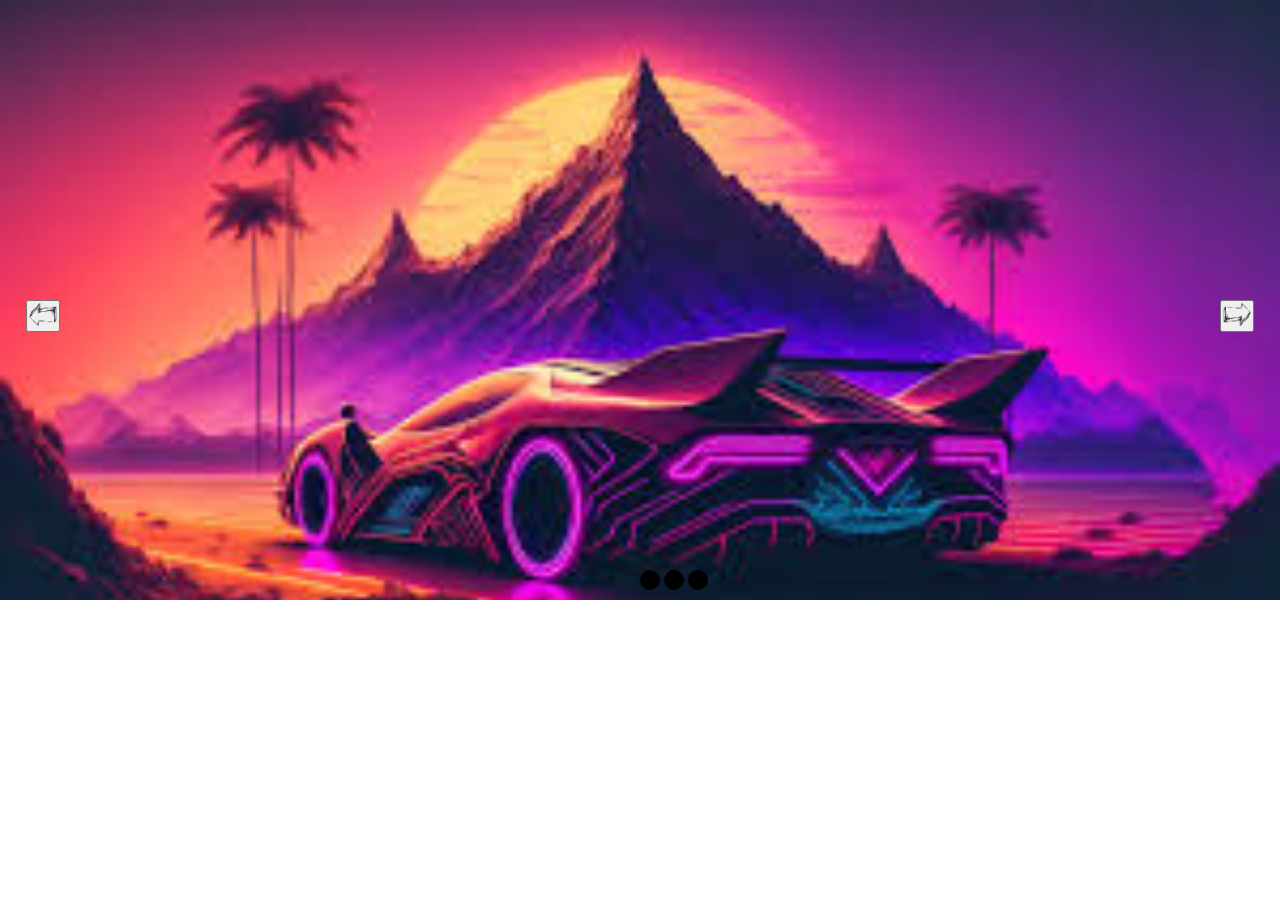
<file: Task classwork/index.html>
<!DOCTYPE html>
<html lang="en">
<head>
    <meta charset="UTF-8">
    <meta name="viewport" content="width=device-width, initial-scale=1.0">
    <title>Document</title>
    <link rel="stylesheet" href="./css/styles.css">
</head>
<body>
    <div class="container">
        <div id="content">
            <div class="rightLeft">
                <button onclick="previousImg()">
                    <img src="./img/rightarrow.png" alt="leftarrow" width="30px" height="25px">
                </button>
                <button onclick="nextImg()">
                    <img src="./img/leftarrow.png" alt="rightarrow" width="30px" height="25px">
                </button>
            </div>
            <div class="threePoint">
                <button onclick="img1()"></button>
                <button onclick="img2()"></button>
                <button onclick="img3()"></button>
            </div>        
        </div>
    </div>
    <script src="./js/script.js"></script>
</body>
</html>
</file>
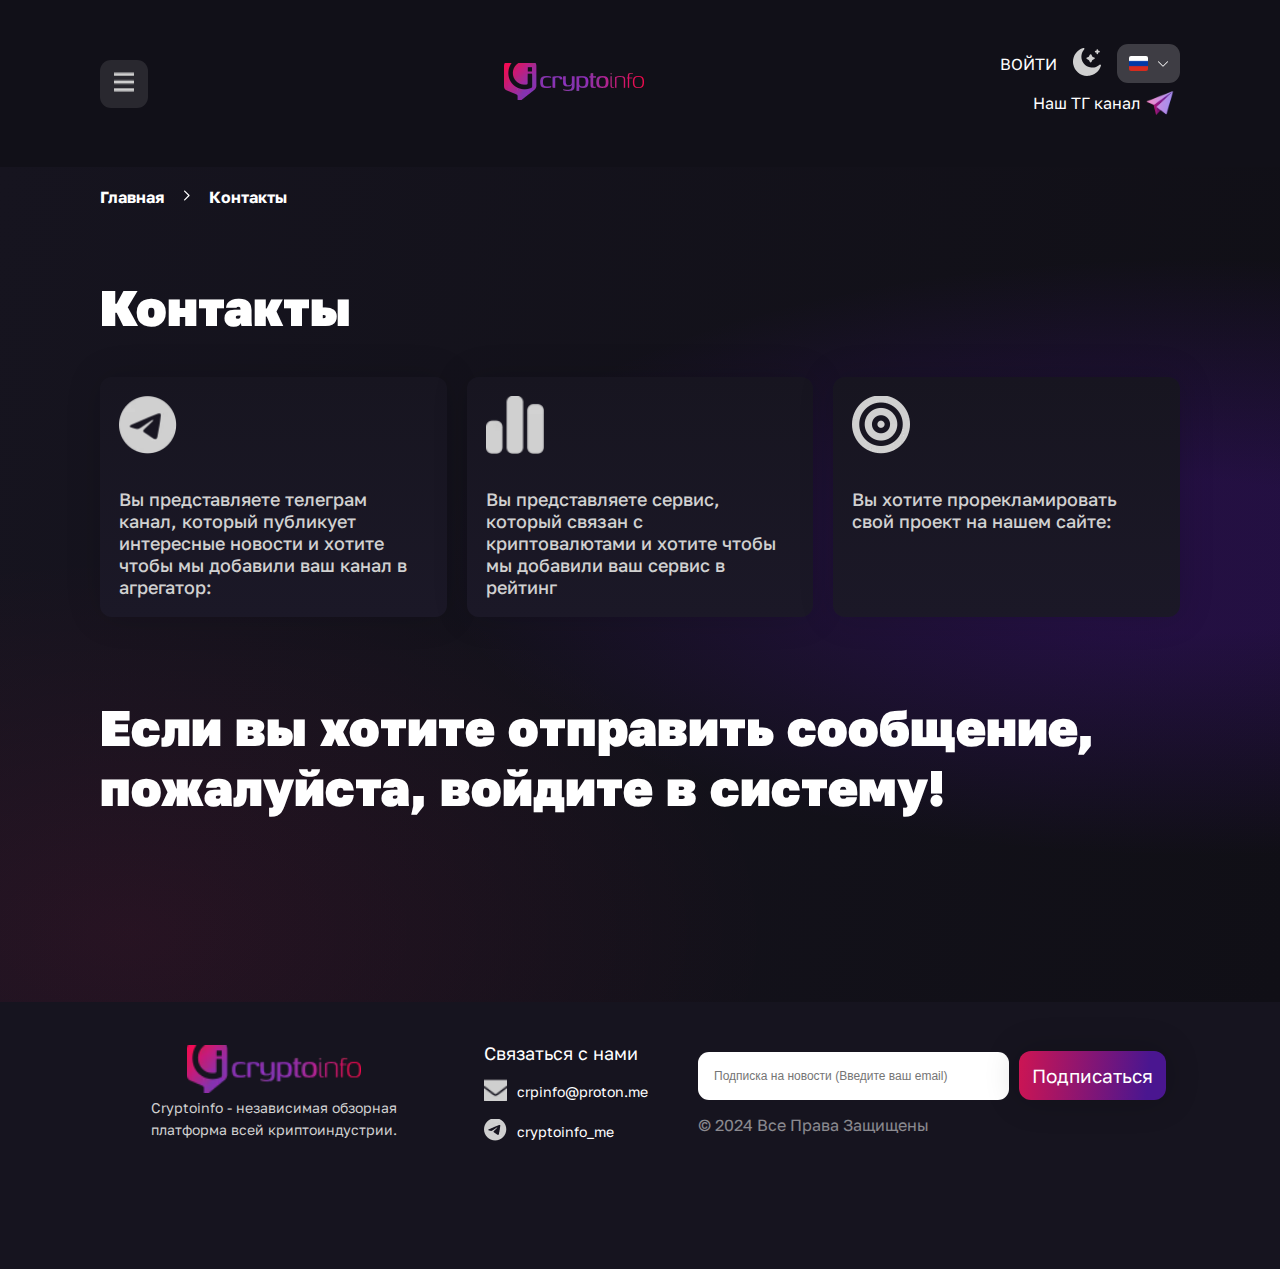
<file: Criptoinfo.me/html/index.html>
<!DOCTYPE html>
<html lang="en">
<head>
    <meta charset="UTF-8">
    <meta name="viewport" content="width=device-width, initial-scale=1.0">
    <title>Criptoinfo.me</title>
    <link rel="stylesheet" href="../css/style.css">
</head>
<body>
    <div class="app-container">
        <header class="header">
            <div class="header-container">
                <button class="header-menu-button" onclick="openManu()">
                    <div>
                        <img src="../img/headerBar-icon.jpg" alt="" width="20px" height="20px">
                    </div>
                </button>
                <div class="header-menu">
                    <div class="header-logo">
                        <img src="../img/1709886192logo_ci_color.jpg" alt="Criptoinfo.me">
                    </div>
                    <div class="header-menu-nav">
                        <ul >
                            <li>
                                <a href="#">ГЛАВНАЯ</a>
                            </li>
                            <li>
                                <a href="#">БИРЖИ</a>
                            </li>
                            <li>
                                <a href="#">ОБМЕННИКИ</a>
                            </li>
                            <li>
                                <a href="#">МАЙНЕРИ</a>
                            </li>
                            <li>
                                <a href="#">ХРАНЕНИЕ</a>
                            </li>
                            <li>
                                <a href="#">FAQ</a>
                            </li>
                            <li>
                                <a href="#">О НАС</a>
                            </li>
                            <li>
                                <a href="#">КОНТАКТЫ</a>
                            </li>
                        </ul>#
                    </div>
                    <button class="header-menu-button-close" onclick="closeManu()">
                        <div>
                            <img src="../img/burger-close-icon.jpg" alt="" width="20px" height="20px">  
                        </div>
                    </button>
                </div>
                <div class="header-logo">
                    <img src="../img/1709886192logo_ci_color.jpg" alt="Criptoinfo.me">
                </div>
                <div class="header-main">
                    <ul class="header-nav">
                        <li>
                            <a href="#">ГЛАВНАЯ</a>
                        </li>
                        <li>
                            <a href="#">БИРЖИ</a>
                        </li>
                        <li>
                            <a href="#">ОБМЕННИКИ</a>
                        </li>
                        <li>
                            <a href="#">МАЙНЕРИ</a>
                        </li>
                        <li>
                            <a href="#">ХРАНЕНИЕ</a>
                        </li>
                        <li>
                            <a href="#">FAQ</a>
                        </li>
                        <li>
                            <a href="#">О НАС</a>
                        </li>
                        <li>
                            <a href="#">КОНТАКТЫ</a>
                        </li>
                    </ul>
                </div>
                <div class="header-login">
                    <div class="header-login-up">
                        <div class="log-out">ВОЙТИ</div>
                        <div class="dark-mode">
                            <img src="../img/theme-dark.svg" alt="dark mode">
                        </div>
                        <button class="language-container" onclick="openLanguages()">
                            <div class="language">
                                <div class="flag"></div>
                                <img class="language-tic" src="../img/down-arrow.svg" alt="tic" width="10px" height="10px">
                            </div>
                            <div class="header-language-hover">
                                <div  class="language-rus-usa">
                                    <img src="../img/rus.png" alt="rus" width="26px" height="16px">
                                    <span>Русский</span>
                                </div>
                                <div class="language-rus-usa">
                                    <img src="../img/usa.png" alt="usa" width="26px" height="16px">
                                    <span>English</span>
                                </div>
                            </div>
                        </button>
                    </div>
                    
                    <div class="header-login-down">
                        <div class="telegram">
                            <a href="mailto: cryptoinfo_me">Наш ТГ канал</a>
                            <img src="../img/tg_logo.webp" alt="tg" width="40px" height="40px">
                            <div class="tg-logo"></div>
                        </div>
                    </div>
                </div>
            </div>
        </header>
        <main class="main">
            <div class="main-container">
                <ol class="path">
                    <li class="path-name">Главная</li>
                    <div>
                        <img src="../img/right-arrow.svg" alt="arrow" width="15px" height="15px">
                    </div>
                    <li class="path-name">Контакты</li>
                </ol>
                <div class="content-main">
                    <h1>Контакты</h1>
                    <div class="content-box">
                        <div class="box">
                            <div class="box-img" >
                                <img src="../img/contact-1.jpg" alt="" width="58" height="58" >
                            </div>
                            <div class="box-text">
                                <p>
                                    Вы представляете телеграм канал, который публикует интересные новости и хотите чтобы мы добавили ваш канал в агрегатор:
                                </p>
                            </div>
                        </div>
                        <div class="box">
                            <div class="box-img">
                                <img src="../img/contact-2.jpg" alt="" width="58" height="58">
                            </div>
                            <div class="box-text">
                                <p>
                                    Вы представляете сервис, который связан с криптовалютами и хотите чтобы мы добавили ваш сервис в рейтинг
                                </p>
                            </div>
                        </div>
                        <div class="box">
                            <div class="box-img">
                                <img src="../img/contact-3.jpg" alt="" width="58" height="58">
                            </div>
                            <div class="box-text">
                                <p>
                                    Вы хотите прорекламировать свой проект на нашем сайте:
                                </p>
                            </div>
                        </div>
                    </div>
                    <div>
                        <h2>
                            Если вы хотите отправить сообщение, пожалуйста, войдите в систему!
                        </h2>
                    </div>
                </div>
            </div>
        </main>
        <footer class="footer">
            <div class="footer-container">
                <div class="footer-content">
                    <div class="content-1">
                        <div class="footer-logo">
                            <img src="../img/1709886192logo_ci_color.jpg" alt="Criptoinfo.me" width="174" height="48">
                        </div>
                        <div class="text-container">
                            <span class="footer-text">Cryptoinfo - независимая обзорная платформа всей криптоиндустрии.</span>
                        </div>
                    </div>
                    <div class="content-2">
                        <div class="menu-headline">Связаться с нами</div>
                        <div class="footer-email-line">
                            <div>
                                <img src="../img/message-icon.jpg" alt="message-icon" width="23" height="22">
                            </div>
                            <a href="mailto: crpinfo@proton.me">crpinfo@proton.me</a>
                        </div>
                        <div class="footer-email-line">
                            <div>
                                <img src="../img/tg-icon.jpg" alt="tg-icon" width="23" height="22">
                            </div>
                            <a href="mailto: cryptoinfo_me">cryptoinfo_me</a>
                        </div>
                    </div>
                    <div class="content-3">
                        <div class="input-button">
                            <div class="input">
                                <input class="input-1" name="email" type="text" placeholder="Подписка на новости (Введите ваш email)">
                            </div>
                            <div class="button">
                                Подписаться
                            </div>
                        </div>
                        <div class="rights"> © 2024 Все Права Защищены</div>
                    </div>
                </div>
            </div>
        </footer>
    </div>
    <script src="../js/script.js"></script>
</body>
</html>
</file>
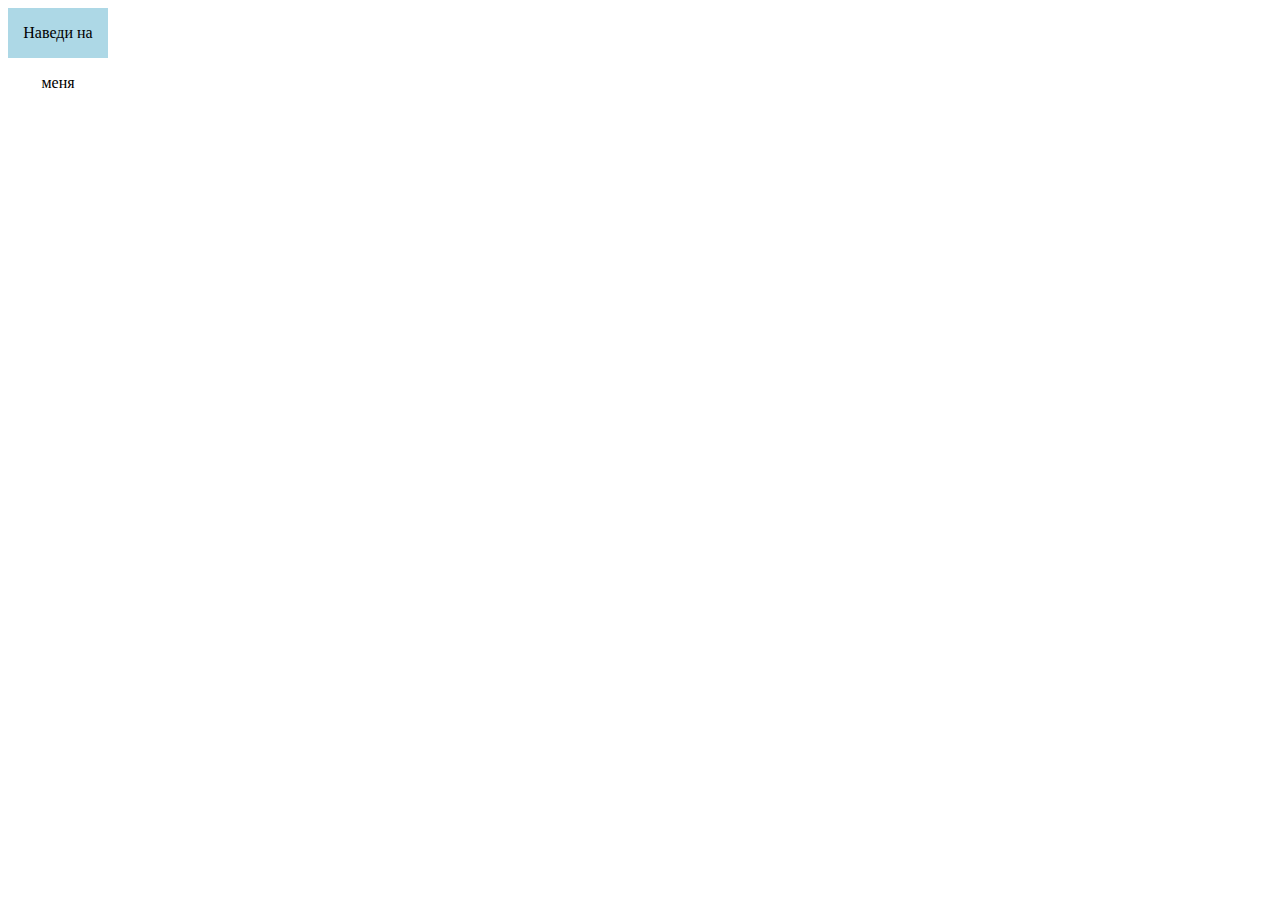
<file: draft/html/index.html>
<!DOCTYPE html>
<html lang="en">
<head>
    <meta charset="UTF-8">
    <meta name="viewport" content="width=device-width, initial-scale=1.0">
    <title>Document</title>
    <link rel="stylesheet" href="../css/style.css">
</head>
<body>
    <div class="container">
        <div class="div1">Наведи на меня</div>
        <div class="div2">Я появлюсь</div>
      </div>
      
</body>
</html>
</file>
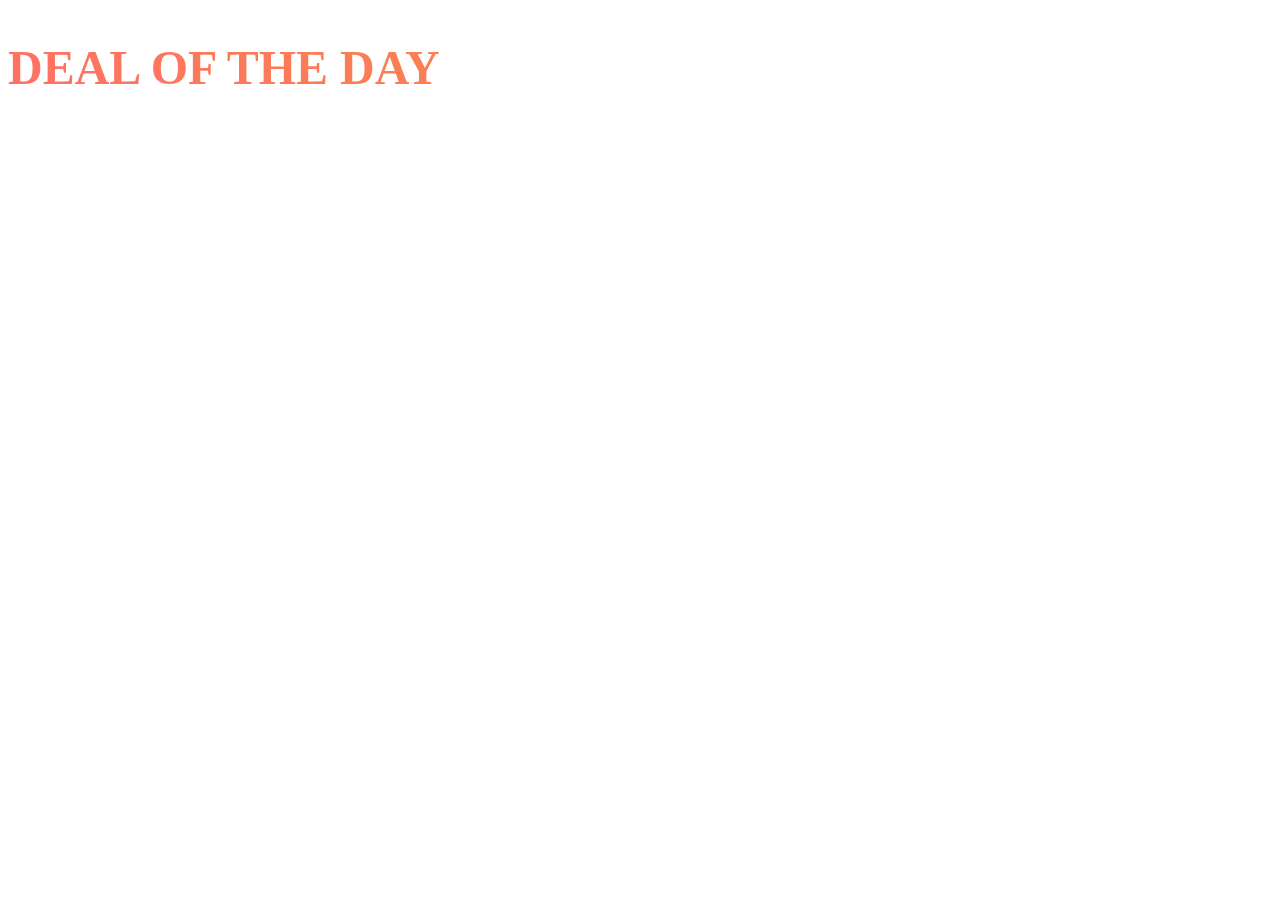
<file: HomeworkTask1.1/html/index.html>
<!DOCTYPE html>
<html lang="en">
<head>
    <meta charset="UTF-8">
    <meta name="viewport" content="width=device-width, initial-scale=1.0">
    <title>Document</title>
    <link rel="stylesheet" href="../css/styles.css">
</head>
<body>

    <h2 id="sentence">Deal of The Day</h2>

    <script src="../js/script.js"></script>
</body>
</html>
</file>
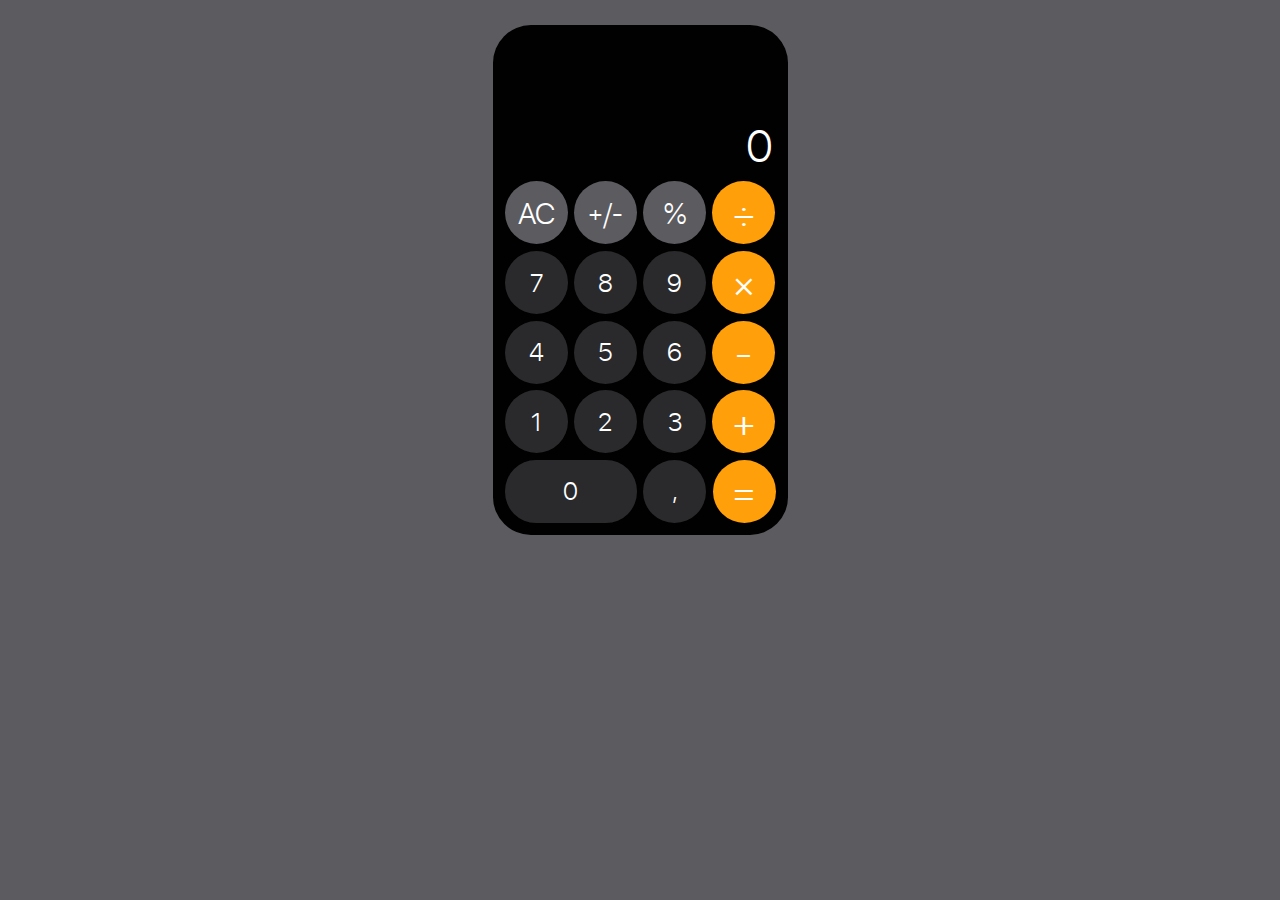
<file: HomeworkTask1.2/html/index.html>
<!DOCTYPE html>
<html lang="en">
<head>
    <meta charset="UTF-8">
    <meta name="viewport" content="width=device-width, initial-scale=1.0">
    <title>Document</title>
    <link rel="stylesheet" href="../css/styles.css">
</head>
<body>
    <div class="calculator">
        <div class="calculatorContainer">
            <div class="display" id="display">0</div>
            <div class="buttons">
                <div class="row">
                    <button class="button functions" id="ac" onclick="clear()">AC</button>
                    <button class="button functions" id="plusMinus" onclick="plusMinus('+/-')"><sup>+</sup>/<sub>-</sub></button>
                    <button class="button functions" id="percent" onclick="appendToDisplay('%')">%</button>
                    <button class="button mathOperations" id="division" onclick="appendToDisplay('÷')">÷</button>
                </div>
                <div class="row">
                    <button class="button" onclick="appendToDisplay('7')">7</button>
                    <button class="button" onclick="appendToDisplay('8')">8</button>
                    <button class="button" onclick="appendToDisplay('9')">9</button>
                    <button class="button mathOperations" id="multiplication"  onclick="appendToDisplay('×')">×</button>
                </div>
                <div class="row">
                    <button class="button" onclick="appendToDisplay('4')">4</button>
                    <button class="button" onclick="appendToDisplay('5')">5</button>
                    <button class="button" onclick="appendToDisplay('6')">6</button>
                    <button class="button mathOperations" id="minus" onclick="appendToDisplay('-')">-</button>
                </div>
                <div class="row">
                    <button class="button" onclick="appendToDisplay('1')">1</button>
                    <button class="button" onclick="appendToDisplay('2')">2</button>
                    <button class="button" onclick="appendToDisplay('3')">3</button>
                    <button class="button mathOperations" id="plus"  onclick="appendToDisplay('+')">+</button>
                </div>
                <div class="row">
                    <button class="button number0" id="zero" onclick="appendToDisplay('0')">0</button>
                    <button class="button" id="comma" onclick="appendToDisplay('.')">,</button>
                    <button class="button mathOperations" id="equal" onclick="equall()">=</button>
                </div>
            </div>
        </div>
    </div>

    <script src="../js/script.js"></script>
</body>
</html>
</file>
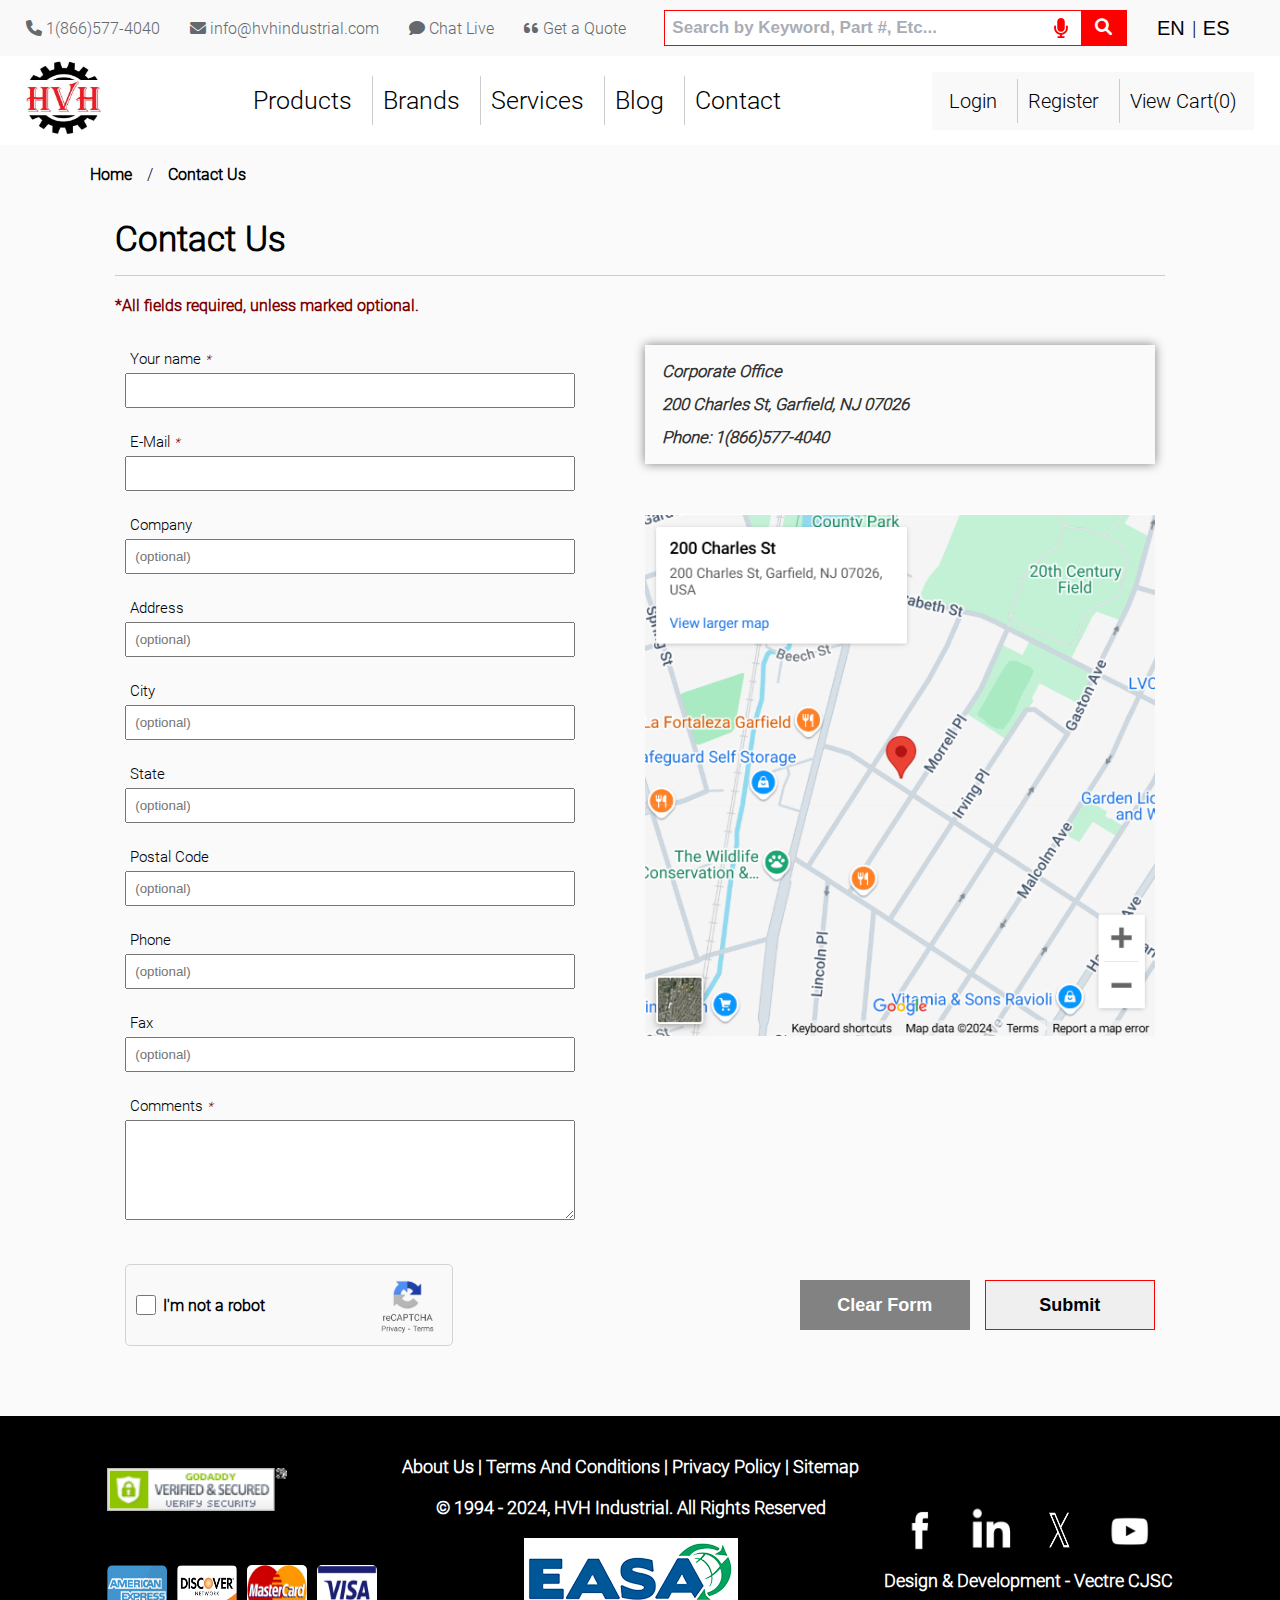
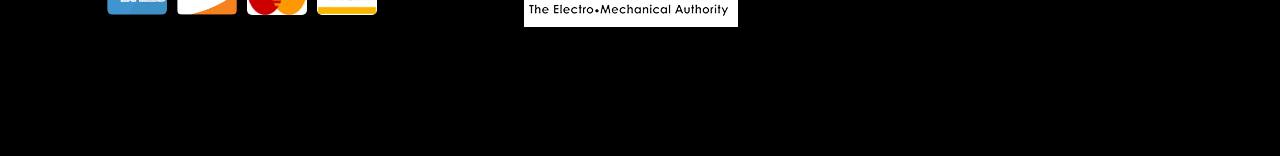
<file: HomeworkTask2.1/html/index.html>
<!DOCTYPE html>
<html lang="en">
<head>
    <meta charset="UTF-8">
    <meta name="viewport" content="width=device-width, initial-scale=1.0">
    <title>hvhindustrial.com</title>
    <link href="https://cdnjs.cloudflare.com/ajax/libs/font-awesome/6.0.0/css/all.min.css" rel="stylesheet">
    <link rel="stylesheet" href="../css/styles.css">
</head>

<body>
    <body>
        <div class="app-container">
            <header class="header">
                <div class="headerContainer">
                    <div class="headerTopBloc">
                        <div class="headerTopBlocOne">
                            <div class="companyContact">
                                <i class="fa-solid fa-phone"></i>                                <a href="tel: 1(866)577-4040">
                                    1(866)577-4040
                                </a>
                            </div>
                            <div class="companyContact">
                                <i class="fa-solid fa-envelope"></i>                                <a href="mailto: info@hvhindustrial.com">
                                    info@hvhindustrial.com
                                </a>
                            </div>
                            <div class="companyContact">
                                <i class="fa-solid fa-comment"></i>                                <a href="#">
                                    Chat Live
                                </a>
                            </div>
                            <div class="companyContact">
                                <i class="fa-solid fa-quote-left"></i>                             
                                <a href="#">
                                    Get a Quote
                                </a>
                            </div>
                        </div>
                        <div class="headerTopBlocTwo">
                            <input type="text" placeholder="Search by Keyword, Part #, Etc...">
                            
                            <button type="button">
                                <i class="fa-solid fa-magnifying-glass"></i>                          
                            </button>
                        </div>
                        <div class="headerTopBlocThree">
                            <button>EN</button>
                            <div>|</div>
                            <button>ES</button>
                        </div>
                    </div>
                    <div class="headerBottomBloc">
                        <div class="headerLogo">
                            <img src="../img/logo.png" alt="hvhindustrialLogo" height="85px" width="75px">
                        </div>
                        <div class="headerMain">
                            <ul class="headerNav">
                                <li>
                                    <div>
                                        <a href="#">Products</a>
                                    </div>
                                </li>
                                <li>
                                    <div>
                                        <a href="#">Brands</a>
                                    </div>
                                </li>
                                <li>
                                    <div>
                                        <a href="#">Services</a>
                                    </div>
                                </li>
                                <li>
                                    <div>
                                        <a href="#">Blog</a>
                                    </div>
                                </li>
                                <li>
                                    <div>
                                        <a href="#">Contact</a>
                                    </div>
                                </li>
                            </ul>
                        </div>
                        <div class="headerLogin">
                            <div>Login</div>
                            <div>Register</div>
                            <div>View Cart(0)</div>
                        </div>                           
                    </div>
                    <div class="headerMobile">
                        <div class="headerMobileOne">
                            <div class="headerLogo">
                                <img src="../img/logo.png" alt="hvhindustrialLogo" height="85px" width="75px">
                            </div>
                            <div class="headerMobileContact">
                                <div class="companyContact">
                                    <i class="fa-solid fa-phone"></i>                                
                                    <a href="tel: 1(866)577-4040">
                                        1(866)577-4040
                                    </a>
                                </div>
                                <div class="companyContact">
                                    <i class="fa-solid fa-envelope"></i>                                <a href="mailto: info@hvhindustrial.com">
                                        info@hvhindustrial.com
                                    </a>
                                </div>
                            </div>
                            <div class="headerMenuButton">
                                <button  onclick="openManu()">
                                    <img src="../img/headerBar-icon.jpg" alt="" width="20px" height="20px">
                                </button>
                            </div>

                            <div class="headerMobileMenu">
                                <div class="headerMibileMenuNav">
                                    <ul >
                                        <li>
                                            <a href="#">Products</a>
                                        </li>
                                        <li>
                                            <a href="#">Brands</a>
                                        </li>
                                        <li>
                                            <a href="#">Services</a>
                                        </li>
                                        <li>
                                            <a href="#">Blog</a>
                                        </li>
                                        <li>
                                            <a href="#">Contact</a>
                                        </li>
                                    </ul>
                                </div>
                            </div> 
                        </div>
                        <div class="headerMobileTwo">
                            <input type="text" placeholder="Search by Keyword, Part #, Etc...">
                            
                            <button type="button">
                                <i class="fa-solid fa-magnifying-glass"></i>                          
                            </button>
                        </div>
                        <div class="headerMobileThree">
                            <button>EN</button>
                            <div>|</div>
                            <button>ES</button>
                        </div>
                    </div>
                </div>    
            </header>
            <main class="main">
                <div class="mainContainer">
                    <div class="mainPath">
                        <ol class="path">
                            <li class="pathName">Home</li>
                            <li class="pathSlash">/</li>
                            <li class="pathName">Contact Us</li>
                        </ol>                    
                    </div>
                    <div class="contentMain">
                        <h1>Contact Us</h1>
                        <div class="contentMainLeft">
                            <p>
                                <b>
                                    *All fields required, unless marked optional.
                                </b>
                            </p>
                        </div>
                        <div class="contentMainCenter">
                            <div class="contentMainLeft">
                                <div class="contactMainInputGroup">
                                    <div class="contactMainInput">
                                        <div class="contactMainText">
                                            <label for="name">
                                                Your name
                                                <i>*</i>
                                            </label>
                                        </div>
                                        <input type="text" name="name" id="name">
                                        <span id="nameError">Field is required</span>
                                    </div>
                                    <div class="contactMainInput">
                                        <div class="contactMainText">
                                            <label for="mail">
                                                E-Mail
                                                <i>*</i>
                                            </label>
                                        </div>
                                        <input type="text" name="mail" id="mail">
                                        <span id="mailError">Field is required</span>
                                    </div>
                                    <div class="contactMainInput">
                                        <div class="contactMainText">
                                            <label for="company">
                                                Company
                                            </label>
                                        </div>
                                        <input type="text" name="company" placeholder="(optional)"
                                        id="company">
                                    </div>
                                    <div class="contactMainInput">
                                        <div class="contactMainText">
                                            <label for="address">
                                                Address
                                            </label>
                                        </div>
                                        <input type="text" name="address" placeholder="(optional)" id="address">
                                    </div>
                                    <div class="contactMainInput">
                                        <div class="contactMainText">
                                            <label for="city">
                                                City
                                            </label>
                                        </div>
                                        <input type="text" name="city" placeholder="(optional)" id="city">
                                    </div>
                                    <div class="contactMainInput">
                                        <div class="contactMainText">
                                            <label for="state">
                                                State
                                            </label>
                                        </div>
                                        <input type="text" name="state" placeholder="(optional)" id="state">
                                    </div>
                                    <div class="contactMainInput">
                                        <div class="contactMainText">
                                            <label for="postal">
                                                Postal Code
                                            </label>
                                        </div>
                                        <input type="text" name="postal" placeholder="(optional)" id="postal">
                                    </div>
                                    <div class="contactMainInput">
                                        <div class="contactMainText">
                                            <label for="phone">
                                                Phone
                                            </label>
                                        </div>
                                        <input type="text" name="phone" placeholder="(optional)" id="phone">
                                    </div>
                                    <div class="contactMainInput">
                                        <div class="contactMainText">
                                            <label for="fax">
                                                Fax
                                            </label>
                                        </div>
                                        <input type="text" name="fax" placeholder="(optional)" id="fax">
                                    </div>
                                    <div class="contactMainInput">
                                        <div class="contactMainText">
                                            <label for="state">
                                                Comments 
                                                <i>*</i>
                                            </label>
                                        </div>
                                        <textarea name="comments" id="comments"></textarea>
                                        <span id="commentsError">Field is required</span>
                                    </div>
                                </div>
                            </div>      
                            <div class="contentMainRight">
                                <div class="contentMainRightContactInformation">
                                    <h5>Corporate Office</h5>
                                    <h5>200 Charles St, Garfield, NJ 07026</h5>
                                    <h5>Phone: 1(866)577-4040</h5>
                                </div>
                                <div class="map">
                                    <img src="../img/map.png" alt="map" >
                                </div>
                            </div>             
                        </div>
                        <div class="contentMainBottom">
                            <div>
                                <div class="iAmNotARobot">
                                    <input type="checkbox" name="iamnotarobot" id="iamnotarobot">
                                    <label for="iamnotarobot"> I'm not a robot</label>
                                    <img src="../img/iamnotarobot.png" alt="iamnotarobot" width="70px" height="60px">
                                </div>
                                <span id="robotError">
                                    Please ensure that you are a human!
                                </span>
                            </div>
                            <div class="SubmitAndClearForm">
                                <button id="clearForm">Clear Form</button>
                                <button id="submit">Submit</button>
                            </div>
                        </div>     
                    </div>
                </div>
            </main>
            <footer class="footer">
                <div class="footerContainer">
                    <div class="footerContent">
                        <div class="content1">
                            <div class="siteseal">
                                <img src="../img/siteseal_gd_3_h_l_m.gif" alt="siteseal">
                            </div>
                            <div class="cards">
                                <div class="card">
                                    <img src="../img/amex.png" alt="amex">
                                </div>
                                <div class="card">
                                    <img src="../img/discover.png" alt="discover">
                                </div>
                                <div class="card">
                                    <img src="../img/mastercard.jpg" alt="mastercard">
                                </div>
                                <div class="card">
                                    <img src="../img/visa.png" alt="visa">
                                </div>
                            </div>
                        </div>
                        <div class="content2">
                            <div class="footerMain">
                                <a href="#">About Us</a>
                                <span>|</span>
                                <a href="#">Terms And Conditions</a>
                                <span>|</span>
                                <a href="#">Privacy Policy</a>
                                <span>|</span>
                                <a href="#">Sitemap</a>
                            </div>
                            <div class="footerCopyrightSign">
                                <span>
                                    © 1994 - 2024, HVH Industrial. All Rights Reserved
                                </span>
                            </div>
                            <div>
                                <img src="../img/EASACertified.png" alt="EASACertified">
                            </div>
                        </div>
                        <div class="content3">
                            <div>
                                <div class="socialMediaBlock">
                                    <div>
                                        <a href="#">
                                            <img src="../img/fb.png" alt="Facebook">
                                        </a>
                                    </div>
                                    <div>
                                        <a href="#">
                                            <img src="../img/in.png" alt="Linkdin">
                                        </a>
                                    </div>
                                    <div>
                                        <a href="#">
                                            <img src="../img/tw.jpg" alt="X">
                                        </a>
                                    </div>
                                    <div>
                                        <a href="#">
                                            <img src="../img/y.png" alt="YouTube">
                                        </a>
                                    </div>
                                </div>
                                <div class="designAndDevelop">
                                    <span>Design & Development - </span>
                                    <a href="#">Vectre CJSC</a>
                                </div>
                            </div>
                        </div>
                    </div>
                </div>
            </footer>
        </div>
        <script src="../js/script.js"></script>
    </body>
    <script src="../js/script.js"></script>
</body>
</html>
</file>
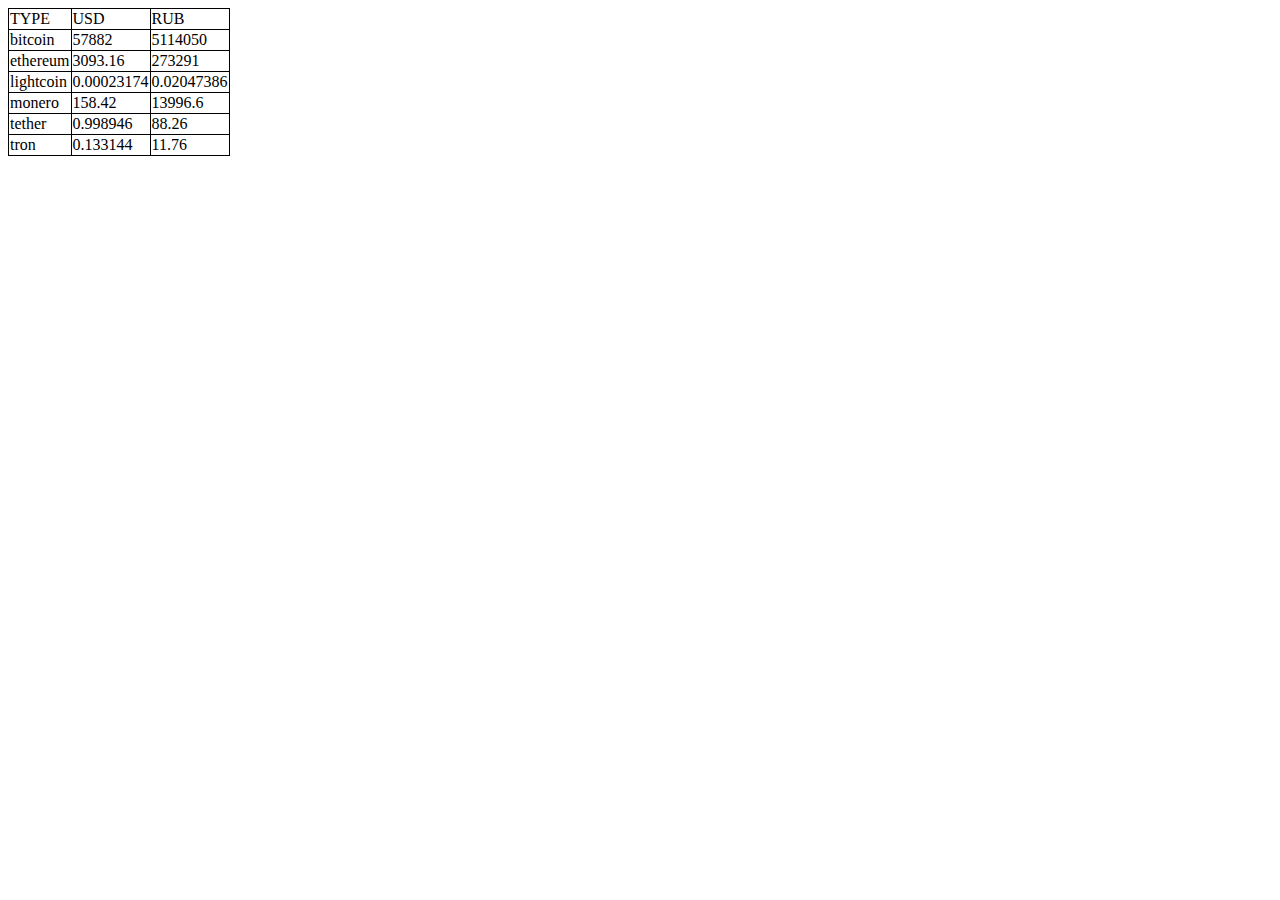
<file: HomeworkTask3/html/index.html>
<!DOCTYPE html>
<html lang="en">
<head>
    <meta charset="UTF-8">
    <meta name="viewport" content="width=device-width, initial-scale=1.0">
    <title>Document</title>
    <link rel="stylesheet" href="../css/styles.css">
</head>
<body>
    <script  src="../js/script.js"></script>
</body>
</html>
</file>
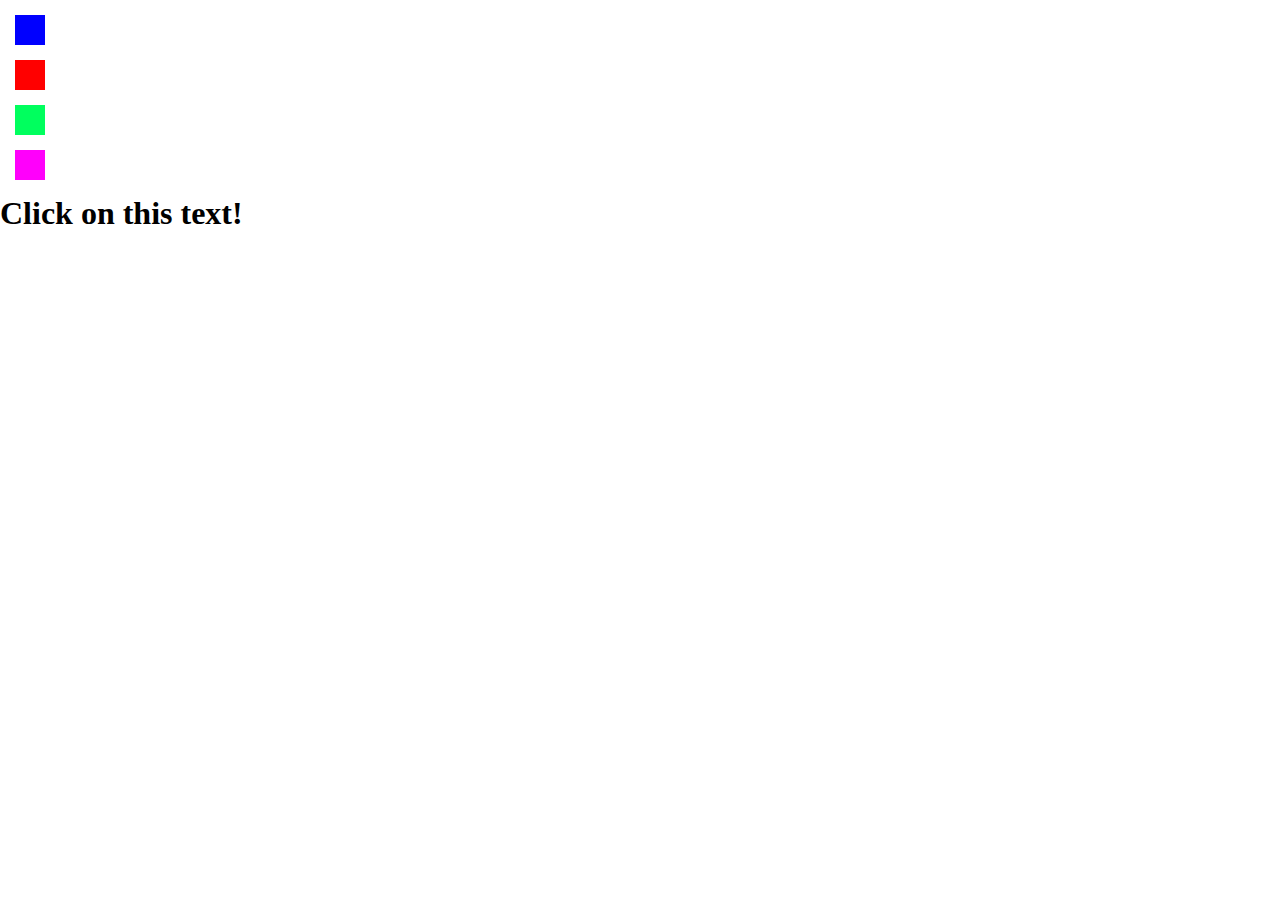
<file: lesson_js_2/html/index.html>
<!DOCTYPE html>
<html lang="en">
<head>
    <meta charset="UTF-8">
    <meta name="viewport" content="width=device-width, initial-scale=1.0">
    <title>Document</title>
    <link rel="stylesheet" href="../css/style.css">
</head>
<body>
    <div id="item1" class="divs"></div>
    <div id="item2" class="divs"></div>
    <div id="item3" class="divs"></div>
    <div id="item4" class="divs"></div>

    <h1 onclick="changeText(this)">Click on this text!</h1>

    <script src="../js/script.js"></script>
</body>
</html>
</file>
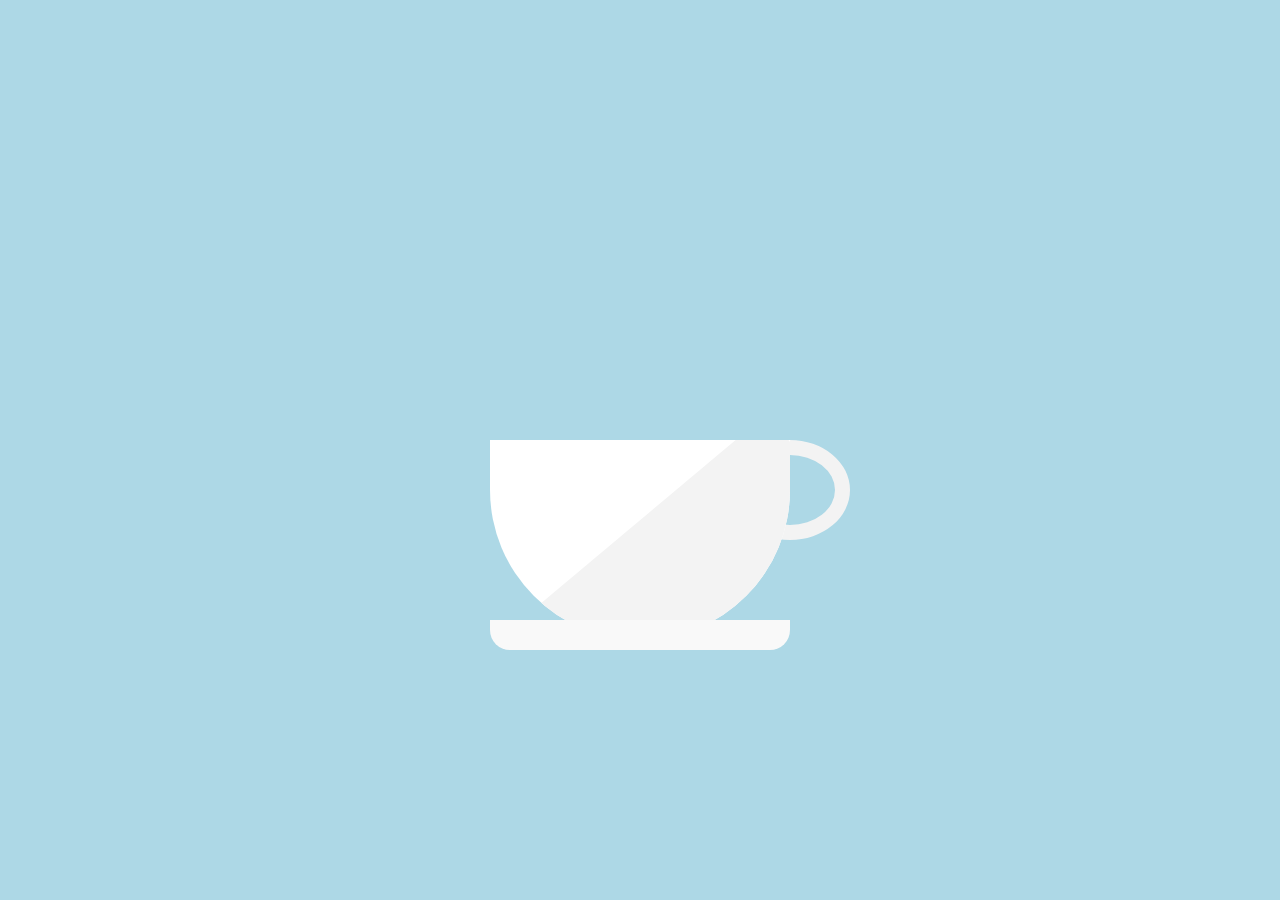
<file: Task 2/HTML/index.html>
<!DOCTYPE html>
<html lang="en">
<head>
    <meta charset="UTF-8">
    <meta name="viewport" content="width=device-width, initial-scale=1.0">
    <title>Animated Coffee Cup</title>
    <link rel="stylesheet" href="../CSS/style.css">
</head>
<body>
    <div class="cup-container">
        <div id="cup">
            <div id="shade"></div>
        </div>
        <div id="handle"></div>

        <div id="saucer"></div>
        <div class="steam" id="steam1"></div>
        <div class="steam" id="steam2"></div>
        <div class="steam" id="steam3"></div>
        <div class="steam" id="steam4"></div>

    </div>
</body>
</html>
</file>
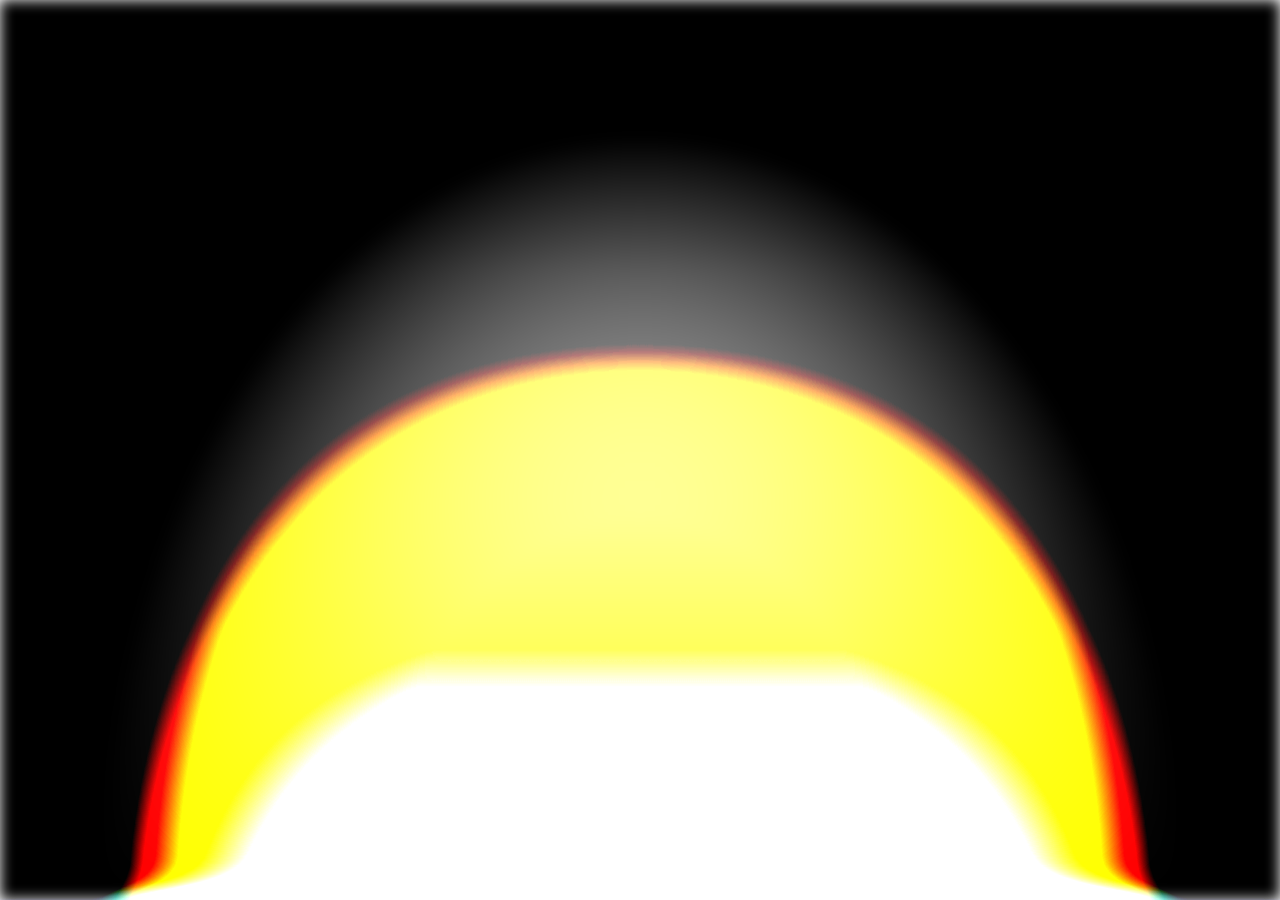
<file: Task 3/HTML/index.html>
<!DOCTYPE html>
<html lang="en">
<head>
    <meta charset="UTF-8">
    <meta name="viewport" content="width=device-width, initial-scale=1.0">
    <title>Animated Fire</title>
    <link rel="stylesheet" href="../CSS/style.css">
</head>
<body>
    <main id="app" class="fire">
    </main>

</body>
</html>
</file>
<file: Task classwork/css/styles.css>
*{
    margin: 0;
    padding: 0;
}

.container{
    height: 600px;
    width: 100%;
}

#content{
    position: relative;
    height: 600px;
    width: 100%;
    background-image: url(../img/img1.jpg);
    background-attachment: fixed;
    background-size: contain;
}

.rightLeft{
    cursor: pointer;
}

.rightLeft button:first-child{
    position: absolute;
    top: 50%;
    left: 2%;
}

.rightLeft button:last-child{
    position: absolute;
    top: 50%;
    right: 2%;
}

.threePoint{
    position: absolute;
    gap: 15px;
    top: 0;
    left: 50%;
    top: 95%;
}

.threePoint button{
    border: none;
    width: 20px;
    height: 20px;
    border-radius: 50%;
    background-color: black;
    cursor: pointer;
}
</file>
<file: Criptoinfo.me/css/style.css>
@font-face {
    font-family: 'Golos Text';
    src: url(../fonts/GolosText-VariableFont_wght.ttf);
}

* {
    margin: 0;
    padding: 0;
    box-sizing: border-box;
}

body {
    display: flex;
    flex-direction: column;
    min-height: 100vh; 
    font-family: 'Golos Text', sans-serif;
    overflow-y: auto; 
}

body::-webkit-scrollbar {
    display: none;
}


.app-container {
    display: flex;
    flex-direction: column;
    flex: 1; 
}


/* header ------------------------------------------------------------- */

.header {
    background-color: #111018;
    padding: 44px 0;
}

.header-container {
    display: flex;
    flex-wrap: wrap;
    align-items: center;
    justify-content: space-between;
    margin: 0 auto;
    /* max-width: 100%; */
    width: 100%;
    gap: clamp(50px, 4vw, 80px);
    position: relative;
    z-index: 1;
}

.header-menu-button
{
    border: none;
    width: 48px;
    height: 48px;
    display: flex;
    justify-content: center;
    align-items: center;
    background-color: #ffffff1a;
    border-radius: 11px;
    cursor: pointer;
}

.header-menu {
    background: #16141f;
    border-radius: 0 16px 16px 0;
    color: white;
    padding: 50px;
    position: fixed;
    top: 0;
    left: 0;
    width: 100%;
    height: 100%;
    z-index: 999;
    display: none;
    line-height: 40px;
}

.active {
    display: block;
}

.header-menu-nav li{
    list-style: none;
}

.header-menu a{
    color: white;
    text-decoration: none;
    font-size: 14px;
}

.header-nav {
    display: flex;
    gap: 30px;
    color: white;
    list-style: none;
}

.header-menu-button-close{
    border: none;
    width: 48px;
    height: 48px;
    display: flex;
    justify-content: center;
    align-items: center;
    background-color: #ffffff1a;
    border-radius: 11px;
    cursor: pointer;
    position: absolute;
    right: 5%;
    top: 5%;
}

.header-nav li a {
    color: white;
    text-decoration: none;
    font-size: 14px;
}

.header-login 
{
    display: flex;
    flex-direction: column;
    /* flex-wrap: wrap; */
}

.header-login-up {
    display: flex;
    align-items: center;
    gap: 15px;
    color: white;
}

.telegram
{
    color: white;
    font-family: Golos Text;
    display: flex;
    align-items: center;
    justify-content: end;
}

.language-container{
    position: relative;
    /* display: inline-block; */
    background-color: rgba(255, 255, 255, 0.1);
    border: none;
    border-radius: 11px;
}

.language {
    display: flex;
    align-items: center;
    gap: 10px;
    background-color: rgba(255, 255, 255, 0.1);
    border-radius: 11px;
    padding: 12px;
    cursor: pointer;
}

.header-language-hover {
    display: none;

    position: absolute;
    z-index: 2;
    color: white;
    padding: 12px;
    background-color: #4a1690;
    border-radius: 10px;
    line-height: 25px;
    top: calc(100% + 20px);
    left: -70px;
}

.activeLanguage{
    display: block;
}

.activeTic {
    transform: rotate(180deg);
}

.language-rus-usa{
    display: flex;
    flex-direction: row;
    align-items: center;
    justify-content: start;
    gap: 10px;
}

/* .language:active .language-tic{
    transform: rotate(180deg);
}

.language:active + .header-language-hover {
    display: block;
} */



.flag {
    width: 19px;
    height: 15px;
    background-image: url('../img/rus.png');
    background-size: cover;
    border-radius: 2px;
}

/* main ------------------------------------------------------------------------------- */

.main 
{
    background: radial-gradient(50.31% 45.06% at 10.16% 91.73%, rgba(251, 21, 96, .08) 0, transparent 100%), radial-gradient(59.34% 35.83% at 93.49% 46.73%, rgba(111, 17, 237, .2) 25.5%, transparent 100%), linear-gradient(101deg, #16141f, #100f16);
    color: white;
    font-family: 'Golos Text', sans-serif;
}

.main-container
{
    margin: 0 auto;
    /* max-width: 1306px; */
    width: 100%;
}

.path
{
    display: flex;
    align-items: center;
    padding: 20px 0;
    gap: 15px;
}

.path-name
{
    font-weight: 700;
    text-decoration: none;
    list-style: none;

}

h1
{
    font-size: 50px;
    font-weight: 900;
    padding-top: 50px;
    padding-bottom: 20px;
}

.content-main
{
    display: flex;
    flex-direction: column;
    gap: 20px;
    margin-bottom: 60px;
}

.content-box
{
    display: flex;
    flex-direction: row;
    gap: 20px;
    margin-bottom: 60px;
    flex: 1;
}

.box
{
    background: linear-gradient(180deg, #171520, #1b1827);
    border-radius: 12px;
    box-shadow: 0 0 35px #00000026;
    color: #d0d0d0;
    display: flex;
    flex-direction: column;
    font-size: 18px;
    font-weight: 500;
    gap: 30px;
    line-height: normal;
    padding: 19px;
    flex: 1;
}

h2{
    font-size: 50px;
    font-weight: 900;
    margin-bottom: 125px;
}

/* footer --------------------------------------------------------------------*/

.footer {
    background: #16141f;
    color: white;
    /* text-align: center; */
    padding: 40px 0 125px 0;
    margin-top: auto;
}

.footer-container {
    gap: 20px;
    /* display: flex; */
    align-items: center;
    justify-content: space-between;
    margin: 0 auto;
    /* max-width: 1306px; */
    width: 100%;
}

.footer-content {
    display: flex;
    flex-wrap: wrap;
    align-items: center;
    /* justify-content: space-between; */
    justify-content: center;
    margin: 0 auto;
    max-width: 1306px;
    gap: 50px;
}

.content-1
{
    display: flex;
    flex-direction: column;
    justify-content: center;
    align-items: center;
}

.text-container {
    display: flex;
    /* justify-content: flex-start; */
    /* align-items: flex-start; */
    line-height: 22px;
    margin-top: auto;
    max-width: 320px;
}

.footer-text {
    color: #d0d0d0;
    font-size: 14px;
    font-style: normal;
    font-weight: 400;
    line-height: 22px;
    text-align: center;
}

.content-2
{
    display: flex;
    flex-direction: column;
    justify-content: flex-start;
    /* align-items: center; */
    max-width: 468px;
    gap: 15px;
}

.footer-email-line > a, .telegram  > a{
    text-decoration: none;
    color: white;
    justify-content: center;
}


.menu-headline
{
    font-size: large;
}

.footer-email-line
{
    display: flex;
    gap: 10px;
    font-size:14px;
    align-items: center;
}

.content-3
{
    display: flex;
    flex-direction: column;
    justify-content: flex-start;
    max-width: 468px;
    gap: 15px;
    /* min-width: 468px; */
    width: 100%;
}

.input-button
{
    align-items: center;
    display: flex;
    flex-direction: row;
    justify-content: space-between;
    /* min-width: 468px; */
    gap: 10px;
}

.input{
    align-items: center;
    background: #fff;
    border-radius: 11px;
    display: flex;
    flex-direction: row;
    justify-content: flex-start;
    padding: 17px 16px;
    width: 100%;
}

.input-1 
{
    background: transparent;
    border: none;
    font-size: 12px;
    height: 100%;
    width: 100%;
    /* max-width: 311px; */
}

.button
{
    align-items: center;
    background: linear-gradient(96deg, #fb1560cc, #4a1690 87%);
    border: none;
    border-radius: 12px;
    box-shadow: 0 0 35px #0003;
    cursor: pointer;
    /* display: flex; */
    justify-content: center;
    width: auto;
    padding: 13px;
    font-size: 19px;
}

.rights
{
    opacity: 0.5;
}



/* media ------------------------------------------------------------------ */

@media screen and (min-width: 1440px) {
    .header-container, .main-container, .footer-container{
        padding-left: 100px;
        padding-right: 100px;
    }
    .header-menu-button {

        display: none;
    }
}

@media screen and (max-width: 1440px) {
    .header-container, .main-container, .footer-container {
        padding-left: 100px;
        padding-right: 100px;
    }
    .header-main {
        display: none;
    }
}

@media screen and (max-width: 768px) {
    .header-container, .main-container, .footer-container{
        padding-left: 16px;
        padding-right: 16px;
    }
    .content-box {
        flex-direction: column;
    }
}

@media screen and (max-width: 500px) {
    .header-container {
        justify-content: space-evenly;
    }
    .header-login {
        flex-direction: row;
        gap: 30px;
    }
}
</file>
<file: draft/css/style.css>
.container {
    position: relative;
  }
  
  .div1 {
    width: 100px;
    height: 50px;
    background-color: lightblue;
    text-align: center;
    line-height: 50px;
    cursor: pointer;
  }
  
  .div2 {
    display: none; /* Скрываем изначально */
    width: 100px;
    height: 50px;
    background-color: lightgreen;
    text-align: center;
    line-height: 50px;
    margin-top: 10px;
  }
  
  /* Когда .div1 в состоянии hover, показываем .div2 */
  .div1:hover + .div2 {
    display: block;
  }
</file>
<file: HomeworkTask1.1/css/styles.css>
#sentence{
    font-size: 48px;
    font-weight: bold;
    background: linear-gradient(45deg, #ff6b6b, #f5a623, #4a90e2, #50e3c2);
    background-size: 400% 400%;
    color: transparent;
    background-clip: text;
    cursor: pointer;
    animation: gradientText 5s ease infinite;  
}

@keyframes gradientText {
    0% {
        background-position: 0% 50%;
    }
    50% {
        background-position: 100% 50%;
    }
    100% {
        background-position: 0% 50%;
    }
}
</file>
<file: HomeworkTask1.2/css/styles.css>
@font-face {
    font-family: 'SF Pro';
    src: url('../font/sf-pro-display-light.ttf') format('woff2');
}

*{
    margin: 0;
    padding: 0;
}

body{
    background-color: #5C5B60;
}

.calculatorContainer{
    font-family: 'SF Pro', Roboto, Arial, sans-serif;
    margin: 25px auto;
    width: 295px;
    height: 510px;
    background-color: #010101;
    border-radius: 38px;
    color: white;
    font-size: 25px;
    font-weight: 100;
    /* padding: 10px; */
    display: flex;
    flex-direction: column;
}

.button{
    border: none;
    width: 63px;
    height: 63px;
    border-radius: 50%;
    background-color: #2A2A2C;
    display: flex;
    justify-content: center;
    align-items: center;
    font-size: 25px;
    color: white;
    cursor: pointer;
    font-family: 'SF Pro', Roboto, Arial, sans-serif;
}

.button:active{
    background-color: #424245;
}

.functions
{
    font-size: 30px;
    background-color: #5C5B60;
}

.functions:active{
    background-color: #7a7880;
}

.mathOperations{
    font-size: 40px;
    background-color: #FF9F0A;
}

.mathOperations:active{
    background-color: #ffb444;

}

.row{
    display: flex;
    flex-direction: row;
    justify-content: space-between;
}

.display{
    flex: 3;
    display: flex;
    justify-content: flex-end;
    margin: 5px 15px;
    align-items: flex-end;
    font-size: 45px;
    overflow: hidden;
}

.buttons{
    flex: 7;
    display: flex;
    flex-direction: column;
    justify-content: space-between;
    margin: 0 12px 12px 12px;
}

.number0{
    min-width: 132px;
    border-radius: 31px;
}
</file>
<file: HomeworkTask2.1/css/styles.css>
@font-face {
    font-family: Roboto;
    src: url(../fonts/Roboto/Roboto-Light.ttf);
}

* {
    margin: 0;
    padding: 0;
    box-sizing: border-box;
}

body {

    background: #fafafa;
    font-family: Roboto, sans-serif;
    color: black;

    display: flex;
    flex-direction: column;
    min-height: 100vh; 
    overflow-y: auto; 
}

body::-webkit-scrollbar {
    display: none;
}


.app-container {
    display: flex;
    flex-direction: column;
    flex: 1; 
}


/* header ------------------------------------------------------------- */

.headerMobile{
    display: none;
}

.headerMobileOne{
    display: flex;
    justify-content: space-between;
    align-items: center;
    width: 100%;
}

.headerMobileContact{
    display: flex;
    flex-direction: column;
    align-items: center;
    justify-content: center;
    gap: 10px;
    color: #65696E;
    font-style: none;
    text-decoration: none;
    width: 50%;
    left: 0;
}

.headerMobileContact a{
    font-style: none;
    text-decoration: none;
    color: #65696E;
}

.headerMobileTwo{
    display: flex;
    width: 100%;
}

.headerMobileTwo > input{
    border-right: 0;
    width: 90%;
    height: 100%;
    background-image: url(../img/microphone-solid.svg);
    background-repeat: no-repeat;
    background-position: right 10px center;
    background-size: 20px 20px; 
    font-weight: bold;
    color: #AAADB5;
    border-radius: 0;
    border: red solid 1px;
    padding: 7px;
    font-size: 17px;
    margin: auto;
}

.headerMobileTwo > input[type=text]::placeholder {
    font-weight: bold;
    color: #AAADB5;
}

.headerMobileTwo > button{
    width: 10%;
    height: 100%;
    background-color: red;
    color:#F9F9F9;
    border-radius: 0;
    border: red solid 1px;
    padding: 7px;
    font-size: 17px;
    margin: auto;
}

.headerMobileThree{
    display: flex;
    flex-direction: row;
    width: 8%;
    right: 0;
    font-size: 20px;
    gap: 7px;
    justify-content: center;
}

.headerMobileThree > button{
    background-color: transparent;
    border: 0;
    font-size: 20px;
}


.headerMibileMenuNav li{
    list-style: none;
}





.headerMobileMenu a{
    color: black;
    text-decoration: none;
    font-size: 14px;
}

.headerMibileMenuNav > ul > li{
    padding: 7px;
    border-top: #bfc7d2 solid 1px;
}

.header {
    background: #fafafa;
}

.headerContainer {
    display: flex;
    flex-direction: column;
    align-items: center;
    margin: 0 auto;
    width: 100%;
    /* position: relative; */
    z-index: 1;
}

.headerTopBlocOne, .headerTopBlocTwo, .headerTopBlocThree, .headerLogin, .headerBottomBloc, .headerTopBloc{
    display: flex;
    flex-direction: row;
}

.headerTopBloc{
    background: #F9F9F9;
    align-items: center;
    justify-content: space-between;
    gap: 30px;
    width: 100%;
    padding: 10px;
    /* position: relative; */
    padding-left: 100px;
    padding-right: 100px;
    /* height: 50px; */
    /* flex-wrap: wrap; */
}

.headerTopBlocOne{
    gap: 30px;
    color: #65696E;
    font-style: none;
    text-decoration: none;
    /* position: absolute; */
    width: 50%;
    left: 0;
}

.headerTopBlocOne a{
    font-style: none;
    text-decoration: none;
    color: #65696E;
}

.headerTopBlocTwo{
    display: flex;
    flex-direction: row;
    /* max-width: 485px; */
    /* position: absolute; */
    width: 38%;
    left: 50%;
}

.headerTopBlocTwo > input, .headerTopBlocTwo > button{
    border-radius: 0;
    border: red solid 1px;
    /* border-right: 0; */
    padding: 7px;
    /* height: 34px; */
    font-size: 17px;
    margin: auto;
}

.headerTopBlocTwo > input{
    border-right: 0;
    width: 90%;
    height: 100%;
    background-image: url(../img/microphone-solid.svg);
    background-repeat: no-repeat;
    background-position: right 10px center;
    background-size: 20px 20px; 
    /* font-size: 17px; */
    font-weight: bold;
    color: #AAADB5;
}

.headerTopBlocTwo > input[type=text]::placeholder {
    font-weight: bold;
    color: #AAADB5;
}

.headerTopBlocTwo > button{
    width: 10%;
    height: 100%;
    background-color: red;
    color:#F9F9F9;
}

.headerTopBlocThree{
    display: flex;
    flex-direction: row;
    width: 8%;
    right: 0;
    font-size: 20px;
    gap: 7px;
}

.headerTopBlocThree > button{
    background-color: transparent;
    border: 0;
    font-size: 20px;
}


.headerMenuButton
{
    border: none;
    position: relative;
    width: 48px;
    height: 48px;
    display: flex;
    justify-content: center;
    align-items: center;
    background: #fafafa;
    border-radius: 11px;
    cursor: pointer;
}

.headerMenuButton > button{
    width: 55px;
    height: 35px;
    background-color: #333333;
    border-radius: 5px;
    border: 0;
    align-items: center;
}

.headerMobileMenu {
    display: none;
    background: #fafafa;
    color: black;
    /* position: fixed; */
    position: absolute;
    z-index: 999;
    top: 70px;
    right: 2%;
    font-size: 20px;
    color: #333333;
    box-shadow: 0 0 10px  gray;
    width: 60%;
    text-align: center;
    font-weight: bold;
    font-size: 20px;
}

.active {
    display: block;
}

.headerMenuNav > ul > li > a{
    font-style: none;
    text-decoration: none;
    color: black;
    text-align: center;
    /* padding: 15px; */
}

.headerMenuNav{
    display: flex;
    justify-content: center;
    align-items: center;
}

.headerMainAndLogin{
    display: flex;
    flex-direction: row;
    justify-content: space-between;
    width: 90%;
}

.headerBottomBloc{
    /* position: relative; */
    background-color: white;
    width: 100%;
    display: flex;
    justify-content: space-between;
    padding-left: 100px;
    padding-right: 100px;
    align-items: center;
}

.headerNav{
    list-style: none;
    text-decoration: none;
    display: flex;
    gap: 10px;
    height: 100%;
    font-size: 25px;
}

.headerMain{
    list-style: none;
    text-decoration: none;
    display: flex;
    /* gap: 10px; */
    height: 100%;   
}

.headerNav > li > div >a{
    font-style: none;
    text-decoration: none;
    color: black;
}

.headerNav > li:not(:first-child) > div{
    border-left: #CCCCCC solid 1px;
}

.headerNav > li > div{
    padding: 10px;
}

.headerLogin{
    list-style: none;
    text-decoration: none;
    display: flex;
    gap: 10px;
    height: 100%;
    font-size: 20px;
    background-color: #F9F9F9;
    padding: 7px;
}

.headerLogin > div:not(:first-child){
    border-left: #CCCCCC solid 1px;
}

.headerLogin > div{
    padding: 10px;
}

/* main ------------------------------------------------------------------------------- */

.main 
{
    background: #fafafa;
    color: black;
    font-family: Roboto, sans-serif;
}

.mainContainer
{
    margin: 0 auto;
    width: 100%;
    padding-left: calc(7vw);
    padding-right: calc(7vw);
}

.contentMain{
    margin: 0 auto;
    width: 100%;
    padding-left: 100px;
    padding-right: 100px;
}

.path
{
    display: flex;
    align-items: center;
    padding: 20px 0;
    gap: 15px;
}

.pathName, .pathSlash
{
    font-weight: 700;
    text-decoration: none;
    list-style: none;
}

.pathSlash{
    font-weight: lighter;
}

h1
{
    font-size: 35px;
    font-weight: bold;
    padding-top: 15px;
    padding-bottom: 15px;
    border-bottom: #CCCCCC solid 1px;

}

.contentMainCenter{
    display: flex;
}

.contentMainLeft, .contentMainRight{
    width: 100%;
}

/* .contentMainLeft{
    display: flex;
} */

.contactMainInputGroup{
    display: flex;
    justify-content: center;
    align-items: center;
    flex-direction: column;
}

.contactMainInput{
    width: 100%;
    padding: 10px;
    font-size: 15px;
}

.contactMainInput > input, .contactMainInput > textarea{
    padding: 8px;
    width: 90%;
}

.contactMainInput > textarea{
    height: 100px;
}

.contentMainLeft b{
    font-weight: bold;
    color: rgb(124, 0, 0);
}

#nameError, #mailError, #commentsError, #robotError, .contentMainLeft i{
    font-size: 13px;
    color: rgb(124, 0, 0);
}

#robotError{
    margin-top: 7px;
    font-weight: bold;
}

#nameError, #mailError, #commentsError, #robotError{
    display: none;
}

#nameError.activeError, 
#mailError.activeError, 
#commentsError.activeError,
#robotError.activeError {
    display: block !important;
}

.contentMainRight{
    display: flex;
    height: 100%;
    flex-direction: column;
    gap: 50px;
    padding: 10px;
    justify-content: start;
    top: 0;
}

.contentMainRightContactInformation{
    text-align: start;
    padding: 10px;
    font-style: italic;
    font-size: 20px;
    color: #333333;
    box-shadow: 0 0 10px  gray;
}

.contentMainRightContactInformation > h5{
    padding: 7px;
}

.contactMainText{
    padding: 5px;
}

.contentMain
{
    display: flex;
    flex-direction: column;
    gap: 20px;
    margin-bottom: 60px;
}

.contentMainBottom{
    display: flex;
    justify-content: space-between;
    align-items: center;
    padding: 10px;
    gap: 20px;
}

.iAmNotARobot{
    background-color: #F9F9F9;
    border: #D3D3D3 solid 1px;
    border-radius: 5px;
    display: flex;
    justify-content: space-between;
    align-items: center;
    gap: 7px;
    padding: 10px;
}

.iAmNotARobot > label{
    font-weight: bold;
}

.iAmNotARobot > img{
    margin-left: 100px;
}

.iAmNotARobot > input[type="checkbox"] {
    width: 20px;
    height: 20px;
}

.SubmitAndClearForm{
    display: flex;
    flex-wrap: wrap;
    justify-content: center;
    gap: 15px;
}

.SubmitAndClearForm > button{
    width: 170px;
    height: 50px;
    font-size: 18px;
    font-weight: bold;

}

.SubmitAndClearForm > button:first-child{
    background-color: #828282;
    border: none;
    color: white;
}

.SubmitAndClearForm > button:last-child{
    border: red solid 1px;
}

/* footer --------------------------------------------------------------------*/

.footer {
    background: black;
    color: white;
    padding: 40px 0 125px 0;
    margin-top: auto;
    padding-left: 100px;
    padding-right: 100px;
}

.footerContent{
    display: flex;
    justify-content: center;
    align-items: center;
    gap: 25px;
    flex-wrap: wrap;

}

.content1{
    display: flex;
    flex-direction: column;
    gap: 50px;
}

.cards{
    display: flex;
    gap: 10px;
}

.card > img{
    border-radius: 5px;
    width: 60px;
    height: 50px;
}

.siteseal > img{
    width: 180px;
    height: auto;
}

.content2{
    display: flex;
    flex-direction: column;
    gap: 20px;
    justify-content: center;
    align-items: center;
    font-weight: bold;
    font-size: 18px;

}

.content2 > div > img{
    background-color: white;
}

.map > img{
    width: 100%;
    height: auto;
    max-width: 100%;
}

.footerMain > a{
    font-style: none;
    text-decoration: none;
    color: white;
}

.content3{
    display: flex;
    flex-direction: column;
    gap: 20px;
    justify-content: center;
    align-items: center;
    font-weight: bold;
}

.socialMediaBlock{
    display: flex;
    flex-direction: row;
}

.socialMediaBlock > div > a > img{
    width: 70px;
    height: 70px;
}

.designAndDevelop{
    font-size: 18px;
}

.designAndDevelop > a{
    font-style: none;
    text-decoration: none;
    color: white;
}

/* media ------------------------------------------------------------------ */

/* @media screen and (min-width: 1440px) {
    .headerContainer, .mainContainer, .footerContainer{
        padding-left: 100px;
        padding-right: 100px;
    }
    .headerMenuButton {
        display: none;
    }
}

@media screen and (max-width: 1440px) {
    .headerContainer, .mainContainer, .footerContainer {
        padding-left: 100px;
        padding-right: 100px;
    }
    .headerMain {
        display: none;
    }
}

@media screen and (max-width: 768px) {
    .headerContainer, .mainContainer, .footerContainer{
        padding-left: 16px;
        padding-right: 16px;
    }
    .contentBox {
        flex-direction: column;
    }
}

@media screen and (max-width: 500px) {
    .headerContainer {
        justify-content: space-evenly;
    }
    .headerLogin {
        flex-direction: row;
        gap: 30px;
    }
} */


@media screen and (min-width: 1024px) and (max-width: 1440px) {
    .headerTopBloc, .headerBottomBloc, .contentMain, .footer{
        padding-left: calc(2vw);
        padding-right: calc(2vw);
    }
}

@media screen and (min-width: 768px) and (max-width: 1024px) {
    .headerTopBloc, .headerBottomBloc{
        flex-direction: column;
    }
    .headerTopBlocTwo, .headerTopBlocOne{
        width: 95%;
        justify-content: space-between;
    }
    .headerBottomBloc{
        gap: 20px;
        padding: 20px;
    }
    .contentMain, .mainContainer{
        padding-left: calc(2vw);
        padding-right: calc(2vw);
    }

}

@media screen and (min-width: 320px) and (max-width: 768px) {
    .headerTopBloc, .headerBottomBloc{
        display: none;
    }
    .headerMobile{
        display: flex;
        flex-direction: column;
        width: 100%;
        padding-left: calc(2vw);
        padding-right: calc(2vw);
        justify-content: center;
        align-items: center;
        gap: 25px;
    }
    .contentMainCenter, .contentMainBottom{
        flex-direction: column;
        
    }
    .contentMain{
        padding-left: calc(2vw);
        padding-right: calc(2vw);
    }
}
</file>
<file: HomeworkTask3/css/styles.css>
table, th, td {
    border: 1px solid black;
    border-collapse: collapse;
}
</file>
<file: lesson_js_2/css/style.css>
*{
    margin: 0;
    padding: 0;
}

.divs{
    width: 30px;
    height: 30px;
    margin: 15px;
}

#item1{
    background-color:blue;
}
#item2{
    background-color:rgb(255, 0, 0);
}
#item3{
    background-color:rgb(0, 255, 94);
}
#item4{
    background-color:rgb(255, 0, 251);
}
</file>
<file: Task 2/CSS/style.css>
* {
    margin: 0;
    padding: 0;
    box-sizing: border-box;
}

body {
    display: flex;
    justify-content: center;
    align-items: center;
    height: 100vh;
    background-color: #ADD8E6;
}

.cup-container {
    position: relative;
    margin-top: 180px;
    width: 300px;
    height: 200px;
    /*translate: -50% -50%;*/
}

#cup {
    position: absolute;
    width: 300px;
    height: 200px;
    background-color: #ffffff;
    border-radius: 0 0 150px 150px;
    margin: auto;
    display: inline-block;
    overflow: hidden;
    z-index: -1;
}

#handle {
    width: 120px;
    height: 100px;
    border: 15px solid #f3f3f3;
    border-radius: 50%;
    position: absolute;
    left: 240px;
    background-color: #ADD8E6;
    z-index: -2;
}

#shade
{
    position: absolute;
    height: 300px;
    width: 200px;
    background-color: #f3f3f3;
    display: inline-block;
    margin-left: 42%;
    margin-top: -3px;
    transform: rotate(50deg);
    z-index: 0;
}

#saucer {
    width: 300px;
    height: 30px;
    background-color: #f9f9f9;
    border-radius: 0 0 20px 20px;
    position: absolute;
    margin-top: 180px;
    /* margin-left: 5px; */
    z-index: 2;
}

.steam {
    position: absolute;
    width: 50px;
    height: 50px;
    background-color: rgba(255, 255, 255, 0.5);
    border-radius: 50%;
    top: -30px;
    left: 40%;
    transform: translateX(-50%);
    opacity: 0;
    animation: rise 3s infinite linear;

}

#steam1 {
    animation-delay: 0s;
    left: 55%;
}

#steam2 {
    animation-delay: 0.7s;
    left: 52%;
}

#steam3 {
    animation-delay: 1.4s;
    left: 58%;
}

#steam4 {
    animation-delay: 2.1s;
    left: 54%;
}

@keyframes rise {
    0% {
        transform: translate(-80%, 0) scale(1);
        opacity: 1;
    }
    50% {
        transform: translate(-80%, -80px) scale(2);
        opacity: 2;
    }
    100% {
        transform: translate(-80%, -160px) scale(3);
        opacity: 0;
    }
}
</file>
<file: Task 3/CSS/style.css>
:root {
    /* the only thing needed is a grainy/noisy background image */
    --glitter: url("https://assets.codepen.io/13471/silver-glitter-background.png");
}

.fire::before,
.fire::after {
    content: "";
    position: absolute;
    inset: 0;
}

.fire::before {
    content: "";
    background-image: var(--glitter), var(--glitter),
        linear-gradient(
            0deg,
            white 0px,
            #ff8951 5px,
            #dcbc169c 30%,
            transparent 70%
        ),
        radial-gradient(ellipse at bottom, transparent 30%, black 60%);
    background-size: 350px 500px, 400px 650px, 100% 100%, 100% 100%;
    background-blend-mode: hard-light, color-dodge, multiply;
    background-position: 0px 0px, 0px 0px, var(--gradientPos);
    background-repeat: repeat, repeat, repeat, no-repeat;
    mix-blend-mode: color-dodge;
    filter: brightness(3.7) blur(7px) contrast(6);
    animation: fire 1.75s linear infinite;
    box-shadow: inset 0 -40px 50px -60px #63bbc5;
}

@keyframes fire {
    0% {
        background-position: center 0px, center 0px, 50% 100%, center center;
    }
    100% {
        background-position: center -500px, center -650px, 50% 100%, center center;
    }
}






html,
body {
    min-width: 100%;
    min-height: 100%;
}

.fire {
    width: 100%;
    height: 100%;
    overflow: hidden;
}
</file>
